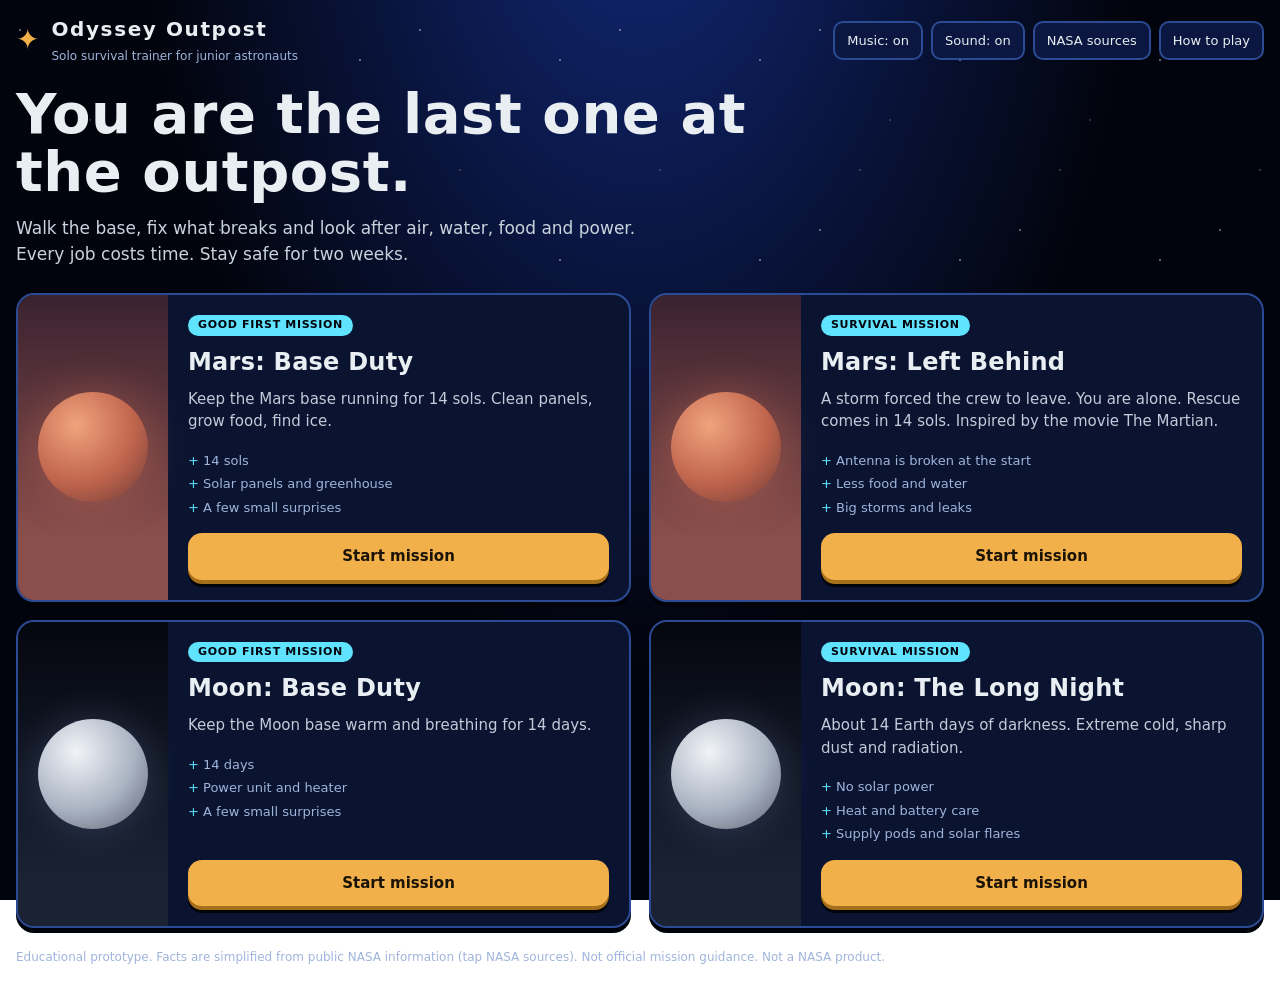
<file: index.html>
<!DOCTYPE html>
<html lang="en">
<head>
<meta charset="utf-8">
<meta name="viewport" content="width=device-width, initial-scale=1">
<title>Odyssey Outpost | Solo survival trainer</title>
<meta name="description" content="A 2D survival game that trains junior astronauts to keep a lone outpost alive on Mars or the Moon.">
<link rel="stylesheet" href="css/style.css">
</head>
<body>
<div id="app">

  <header class="topbar">
    <div class="brand">
      <span class="logo" aria-hidden="true">&#10022;</span>
      <div><b>Odyssey Outpost</b><small>Solo survival trainer for junior astronauts</small></div>
    </div>
    <div class="top-actions">
      <button id="btnMusic" class="ghost">Music: on</button>
      <button id="btnSound" class="ghost">Sound: on</button>
      <button id="btnSrc" class="ghost">NASA sources</button>
      <button id="btnHelp" class="ghost">How to play</button>
    </div>
  </header>

  <!-- Start screen -->
  <main id="menu">
    <section class="hero">
      <h1>You are the last one at the outpost.</h1>
      <p class="lead">Walk the base, fix what breaks and look after air, water, food and power. Every job costs time. Stay safe for two weeks.</p>
    </section>

    <section id="cards" class="cards"></section>

    <p class="foot">Educational prototype. Facts are simplified from public NASA information (tap NASA sources). Not official mission guidance. Not a NASA product.</p>
  </main>

  <!-- Game screen -->
  <main id="game" hidden>
    <section class="statusbar">
      <div class="when">
        <div class="dayline"><strong id="sbDay"></strong><span id="sbLeft"></span></div>
        <div class="clock"><b id="clockTxt">07:00</b><div class="cbar"><i id="clockFill"></i></div></div>
        <span id="zoneBadge" class="badge">Inside</span>
      </div>
      <div id="meters" class="meters"></div>
    </section>

    <section class="stage">
      <div id="viewport" class="viewport">
        <canvas id="cv" width="1100" height="540" aria-label="Outpost view"></canvas>
        <div id="prompt" class="prompt" hidden></div>
        <div id="work" class="work" hidden><span id="workLabel"></span><div class="wbar"><i id="workFill"></i></div></div>
        <div class="touch">
          <button id="tl" aria-label="Walk left">&#9664;</button>
          <button id="te" aria-label="Interact">E</button>
          <button id="tr" aria-label="Walk right">&#9654;</button>
        </div>
        <div id="mini" class="mini" aria-hidden="true"></div>
      </div>

      <aside class="side">
        <section class="box mc">
          <h3>Mission Control</h3>
          <p id="mc"></p>
          <button id="btnWhy" class="why" hidden></button>
          <p class="next"><b>Next step:</b> <span id="objective"></span></p>
          <p class="fc"><b>Forecast:</b> <span id="forecast"></span></p>
        </section>
        <section class="box">
          <h3 id="stTitle">No station nearby</h3>
          <div id="tasks"></div>
        </section>
        <section class="box">
          <h3>Systems</h3>
          <div id="chips" class="chips"></div>
        </section>
        <section class="box">
          <h3>Mission log</h3>
          <div id="log" class="log"></div>
          <div class="row"><button id="btnRestart" class="ghost">Restart</button><button id="btnMenu" class="ghost">Main menu</button></div>
        </section>
      </aside>
    </section>
  </main>
</div>

<div id="modal" class="overlay" hidden>
  <div class="modal" role="dialog" aria-modal="true" aria-labelledby="mTitle">
    <h2 id="mTitle"></h2>
    <div id="mBody"></div>
    <div id="mBtns" class="mbtns"></div>
  </div>
</div>
<div id="toast" class="toast" hidden></div>

<script src="js/data.js"></script>
<script src="js/audio.js"></script>
<script src="js/render.js"></script>
<script src="js/game.js"></script>
</body>
</html>
</file>
<file: css/style.css>
/* Odyssey Outpost styles
   Palette: graphite, amber for actions, teal for telemetry, coral for alerts. */
:root {
  --bg: #02040d;
  --panel: #0a1431;
  --panel2: #10214d;
  --line: #2b4b94;
  --text: #e9eef2;
  --muted: #9fb4dc;
  --amber: #f2b04a;
  --teal: #5fe3ff;
  --coral: #ef6a5a;
  --ok: #6fe3a1;
  --warn: #ffcf5a;
  --bad: #ff6b6b;
}
* { box-sizing: border-box; }
[hidden] { display: none !important; }
html, body { margin: 0; min-height: 100%; }
body {
  background: radial-gradient(ellipse at 50% -20%, #12297a 0%, var(--bg) 55%) fixed;
  color: var(--text);
  font: 15px/1.5 "Segoe UI", Roboto, system-ui, -apple-system, sans-serif;
}
button { font: inherit; color: inherit; cursor: pointer; }
button:focus-visible { outline: 2px solid var(--amber); outline-offset: 2px; }
h1, h2, h3 { margin: 0; font-family: Bahnschrift, "Trebuchet MS", "Segoe UI", system-ui, sans-serif; letter-spacing: 0.01em; }
p { margin: 0 0 10px; }
.muted { color: var(--muted); }

#app { max-width: 1500px; margin: 0 auto; padding: 14px 16px 30px; }
.topbar { display: flex; justify-content: space-between; align-items: center; gap: 12px; flex-wrap: wrap; margin-bottom: 16px; }
.brand { display: flex; gap: 12px; align-items: center; }
.logo { font-size: 28px; color: var(--amber); }
.brand b { display: block; font-family: Bahnschrift, "Trebuchet MS", system-ui, sans-serif; font-size: 20px; letter-spacing: 0.08em; }
.brand small { color: var(--muted); font-size: 12px; }
.top-actions { display: flex; gap: 8px; }
.ghost { background: transparent; border: 1px solid var(--line); border-radius: 10px; padding: 8px 12px; font-size: 13px; }
.ghost:hover { border-color: var(--teal); }
.primary { background: var(--amber); color: #1b1305; border: 0; border-radius: 12px; padding: 12px 16px; font-weight: 700; box-shadow: 0 3px 0 #a56f1c; }
.primary:hover { filter: brightness(1.08); }
.primary:active { transform: translateY(2px); box-shadow: 0 1px 0 #a56f1c; }

/* start screen */
.hero { max-width: 760px; margin: 18px 0 26px; }
.hero h1 { font-size: clamp(32px, 5vw, 56px); line-height: 1.05; margin-bottom: 14px; }
.lead { font-size: 17px; color: #c8d3dd; max-width: 62ch; }
.cards { display: grid; grid-template-columns: 1fr 1fr; gap: 18px; }
.card { display: grid; grid-template-columns: 150px 1fr; background: var(--panel); border: 1px solid var(--line); border-radius: 18px; overflow: hidden; }
.card .art { position: relative; min-height: 220px; }
.card .art i { position: absolute; left: 50%; top: 50%; width: 110px; height: 110px; margin: -55px 0 0 -55px; border-radius: 50%; }
.card.mars .art { background: linear-gradient(#3a2230, #8a4f4c 80%); }
.card.mars .art i { background: radial-gradient(circle at 35% 30%, #f0a37d, #c0654d 55%, #6d3a37); box-shadow: 0 0 40px #e87a5a55; }
.card.moon .art { background: linear-gradient(#05070f, #1a2233 85%); }
.card.moon .art i { background: radial-gradient(circle at 35% 30%, #f1f4f8, #aab3c2 55%, #5b6272); box-shadow: 0 0 40px #9fb7ff33; }
.card-body { padding: 20px; display: flex; flex-direction: column; gap: 8px; }
.card h2 { font-size: 24px; }
.card p { color: #c0ccd8; }
.facts { list-style: none; margin: 0 0 8px; padding: 0; display: grid; gap: 4px; color: var(--muted); font-size: 13px; }
.facts li::before { content: "+ "; color: var(--teal); }
.card .primary { margin-top: auto; }
.foot { color: var(--muted); font-size: 12px; margin-top: 20px; }

/* status bar */
.statusbar { display: grid; grid-template-columns: 300px 1fr; gap: 12px; background: var(--panel); border: 1px solid var(--line); border-radius: 16px; padding: 12px; margin-bottom: 12px; align-items: center; }
.when { display: grid; gap: 6px; }
.dayline strong { font-family: Bahnschrift, "Trebuchet MS", system-ui, sans-serif; font-size: 22px; display: block; line-height: 1.1; }
.dayline span { color: var(--amber); font-size: 13px; }
.clock { display: flex; align-items: center; gap: 10px; }
.clock b { font-variant-numeric: tabular-nums; font-size: 18px; }
.cbar { flex: 1; height: 6px; background: #0b1016; border-radius: 6px; overflow: hidden; }
.cbar i { display: block; height: 100%; width: 0; background: var(--teal); transition: width 0.2s; }
.badge { justify-self: start; font-size: 12px; padding: 3px 10px; border: 1px solid var(--line); border-radius: 99px; color: var(--muted); }
.badge.eva { color: #1b1305; background: var(--amber); border-color: var(--amber); font-weight: 700; }
.meters { display: grid; grid-template-columns: repeat(6, 1fr); gap: 8px; }
.meter { background: #0f161d; border: 1px solid var(--line); border-radius: 12px; padding: 8px 10px; }
.mrow { display: flex; justify-content: space-between; font-size: 12px; color: var(--muted); margin-bottom: 5px; }
.mrow b { color: var(--text); font-variant-numeric: tabular-nums; }
.bar { height: 7px; background: #0b1016; border-radius: 6px; overflow: hidden; }
.bar i { display: block; height: 100%; width: 0; transition: width 0.3s; }
.meter small { display: block; margin-top: 4px; font-size: 11px; color: var(--muted); min-height: 15px; }

/* stage */
.stage { display: grid; grid-template-columns: minmax(0, 1fr) 360px; gap: 12px; align-items: start; }
.viewport { position: relative; border-radius: 18px; overflow: hidden; border: 1px solid var(--line); background: #000; }
canvas { width: 100%; height: auto; display: block; }
.viewport.flash::after { content: ""; position: absolute; inset: 0; pointer-events: none; background: radial-gradient(circle, transparent 40%, rgba(239, 70, 60, 0.4)); animation: flash 1.2s ease-out forwards; }
@keyframes flash { from { opacity: 1; } to { opacity: 0; } }
.prompt { position: absolute; left: 12px; bottom: 44px; background: rgba(10, 15, 20, 0.85); border: 1px solid var(--line); border-radius: 10px; padding: 6px 12px; font-size: 14px; }
.prompt b { display: inline-block; background: var(--amber); color: #1b1305; border-radius: 5px; padding: 0 7px; margin-right: 6px; }
.work { position: absolute; left: 50%; bottom: 52px; transform: translateX(-50%); min-width: 260px; background: rgba(10, 15, 20, 0.9); border: 1px solid var(--amber); border-radius: 12px; padding: 8px 14px; text-align: center; font-size: 14px; }
.wbar { height: 6px; background: #0b1016; border-radius: 6px; margin-top: 6px; overflow: hidden; }
.wbar i { display: block; height: 100%; width: 0; background: var(--amber); }
.mini { position: absolute; left: 12px; right: 12px; bottom: 10px; height: 18px; background: rgba(10, 15, 20, 0.7); border: 1px solid var(--line); border-radius: 9px; }
.mini .hab { position: absolute; top: 3px; bottom: 3px; right: 3px; background: #31404f; border-radius: 6px; }
.mini .dot { position: absolute; top: 6px; width: 6px; height: 6px; margin-left: -3px; border-radius: 50%; background: var(--teal); }
.mini .dot.in { background: #8fb4ff; }
.mini .me { position: absolute; top: 2px; width: 4px; height: 12px; margin-left: -2px; border-radius: 2px; background: var(--amber); }
.touch { display: none; position: absolute; right: 10px; top: 10px; gap: 8px; }
.touch button { width: 54px; height: 54px; border-radius: 14px; background: rgba(10, 15, 20, 0.8); border: 1px solid var(--line); font-size: 18px; touch-action: none; }
@media (pointer: coarse) { .touch { display: flex; } }

/* side panels */
.side { display: grid; gap: 10px; }
.box { background: var(--panel); border: 1px solid var(--line); border-radius: 16px; padding: 14px; }
.box h3 { font-size: 16px; margin-bottom: 8px; }
.mc p { font-size: 14px; }
#mc { color: #d6e0e8; min-height: 40px; }
.next { color: var(--amber); }
.fc { color: var(--muted); font-size: 13px; margin: 0; }
.task { display: flex; gap: 10px; width: 100%; text-align: left; background: var(--panel2); border: 1px solid var(--line); border-radius: 12px; padding: 10px; margin-bottom: 8px; }
.task:hover { border-color: var(--amber); }
.task.off { opacity: 0.55; }
.task .k { flex: none; width: 24px; height: 24px; border-radius: 6px; background: #0f161d; border: 1px solid var(--line); display: grid; place-items: center; font-size: 12px; color: var(--amber); }
.task .tt { display: grid; gap: 2px; }
.task em { font-style: normal; color: var(--muted); font-size: 12px; }
.task small { color: var(--teal); font-size: 12px; }
.task.off small { color: var(--coral); }
.chips { display: grid; grid-template-columns: 1fr 1fr; gap: 6px; }
.chip { display: flex; flex-direction: column; background: #0f161d; border: 1px solid var(--line); border-radius: 10px; padding: 6px 8px; font-size: 12px; }
.chip span { color: var(--muted); }
.chip b.ok { color: var(--ok); }
.chip b.warn { color: var(--warn); }
.chip b.bad { color: var(--bad); }
.log { max-height: 170px; overflow: auto; font-size: 12px; color: var(--muted); display: grid; gap: 4px; }
.log div { padding-bottom: 4px; border-bottom: 1px solid #202c38; }
.log span { color: var(--teal); }
.row { display: flex; gap: 8px; margin-top: 10px; }

/* modal */
.overlay { position: fixed; inset: 0; background: rgba(4, 7, 11, 0.82); display: grid; place-items: center; padding: 18px; z-index: 10; }
.modal { width: min(640px, 100%); max-height: 88vh; overflow: auto; background: var(--panel); border: 1px solid var(--line); border-radius: 18px; padding: 24px; }
.modal h2 { font-size: 26px; margin-bottom: 10px; }
.modal h3 { font-size: 16px; margin: 14px 0 6px; }
.modal .q { font-size: 17px; }
.mbtns { display: grid; gap: 8px; margin-top: 14px; }
.mbtns .choice { background: var(--panel2); color: var(--text); border: 1px solid var(--line); border-radius: 12px; padding: 12px; text-align: left; box-shadow: none; font-weight: 400; }
.mbtns .choice:hover { border-color: var(--amber); }
.plain { margin: 0 0 10px; padding-left: 20px; display: grid; gap: 6px; }
.deltas { display: grid; grid-template-columns: repeat(auto-fit, minmax(150px, 1fr)); gap: 6px; margin: 10px 0; }
.deltas div { background: #0f161d; border: 1px solid var(--line); border-radius: 10px; padding: 6px 10px; display: flex; flex-direction: column; font-size: 13px; }
.deltas span { color: var(--muted); }
.deltas b.neg { color: var(--bad); }
.deltas b.pos { color: var(--ok); }
.note { color: #c0ccd8; font-size: 14px; }
.evt { background: #2a1a1a; border: 1px solid #7a3a36; border-radius: 12px; padding: 10px 12px; margin: 8px 0; }
.evt b { color: var(--coral); }
.evt p { margin: 4px 0 0; }
.score { font-size: 18px; }
.score b { font-size: 44px; color: var(--amber); }
.score span { color: var(--teal); margin-left: 8px; }
.toast { position: fixed; left: 50%; bottom: 22px; transform: translateX(-50%); background: #f4f7fa; color: #11181f; padding: 10px 16px; border-radius: 10px; font-weight: 600; z-index: 20; max-width: 90vw; }

@media (max-width: 1100px) {
  .stage { grid-template-columns: 1fr; }
  .statusbar { grid-template-columns: 1fr; }
  .meters { grid-template-columns: repeat(3, 1fr); }
}
@media (max-width: 760px) {
  .cards { grid-template-columns: 1fr; }
  .card { grid-template-columns: 1fr; }
  .card .art { min-height: 120px; }
  .meters { grid-template-columns: repeat(2, 1fr); }
}
@media (prefers-reduced-motion: reduce) {
  .viewport.flash::after { animation: none; opacity: 0; }
  .bar i, .cbar i { transition: none; }
}

/* cartoon space theme: black and navy, chunky borders, soft stars */
body::before { content: ""; position: fixed; inset: 0; z-index: -1; pointer-events: none; opacity: .7;
  background-image: radial-gradient(1.5px 1.5px at 20px 30px, #fff, transparent), radial-gradient(1px 1px at 90px 120px, #bcd2ff, transparent), radial-gradient(1.5px 1.5px at 160px 60px, #fff, transparent), radial-gradient(1px 1px at 60px 170px, #ffe7a8, transparent);
  background-size: 200px 200px; }
.box, .card, .statusbar, .modal, .meter { border-width: 2px; box-shadow: 0 5px 0 #01030a; }
.viewport { border-width: 3px; border-color: #3a62b8; box-shadow: 0 6px 0 #01030a; }
.ghost { border-width: 2px; background: #0b1740; }
.primary { border-radius: 14px; box-shadow: 0 4px 0 #a56f1c, 0 7px 0 #01030a; }
.tag { align-self: flex-start; font-size: 11px; font-weight: 700; letter-spacing: .06em; text-transform: uppercase; color: #02040d; background: var(--teal); border-radius: 99px; padding: 2px 10px; }
.card .primary { margin-top: auto; }
.why { width: 100%; margin: 4px 0 8px; padding: 10px 12px; border-radius: 12px; border: 2px solid var(--line); font-weight: 700; text-align: left; background: var(--panel2); }
.why.good { border-color: var(--ok); color: var(--ok); }
.why.bad { border-color: var(--warn); color: var(--warn); }
.why:hover { filter: brightness(1.15); }
.src { background: #0b1a45; border: 2px dashed var(--teal); border-radius: 12px; padding: 10px 12px; font-size: 14px; }
.src small { color: var(--muted); }
.src-list li { font-size: 14px; }
@media (max-width: 760px) { .top-actions { flex-wrap: wrap; } }
</file>
